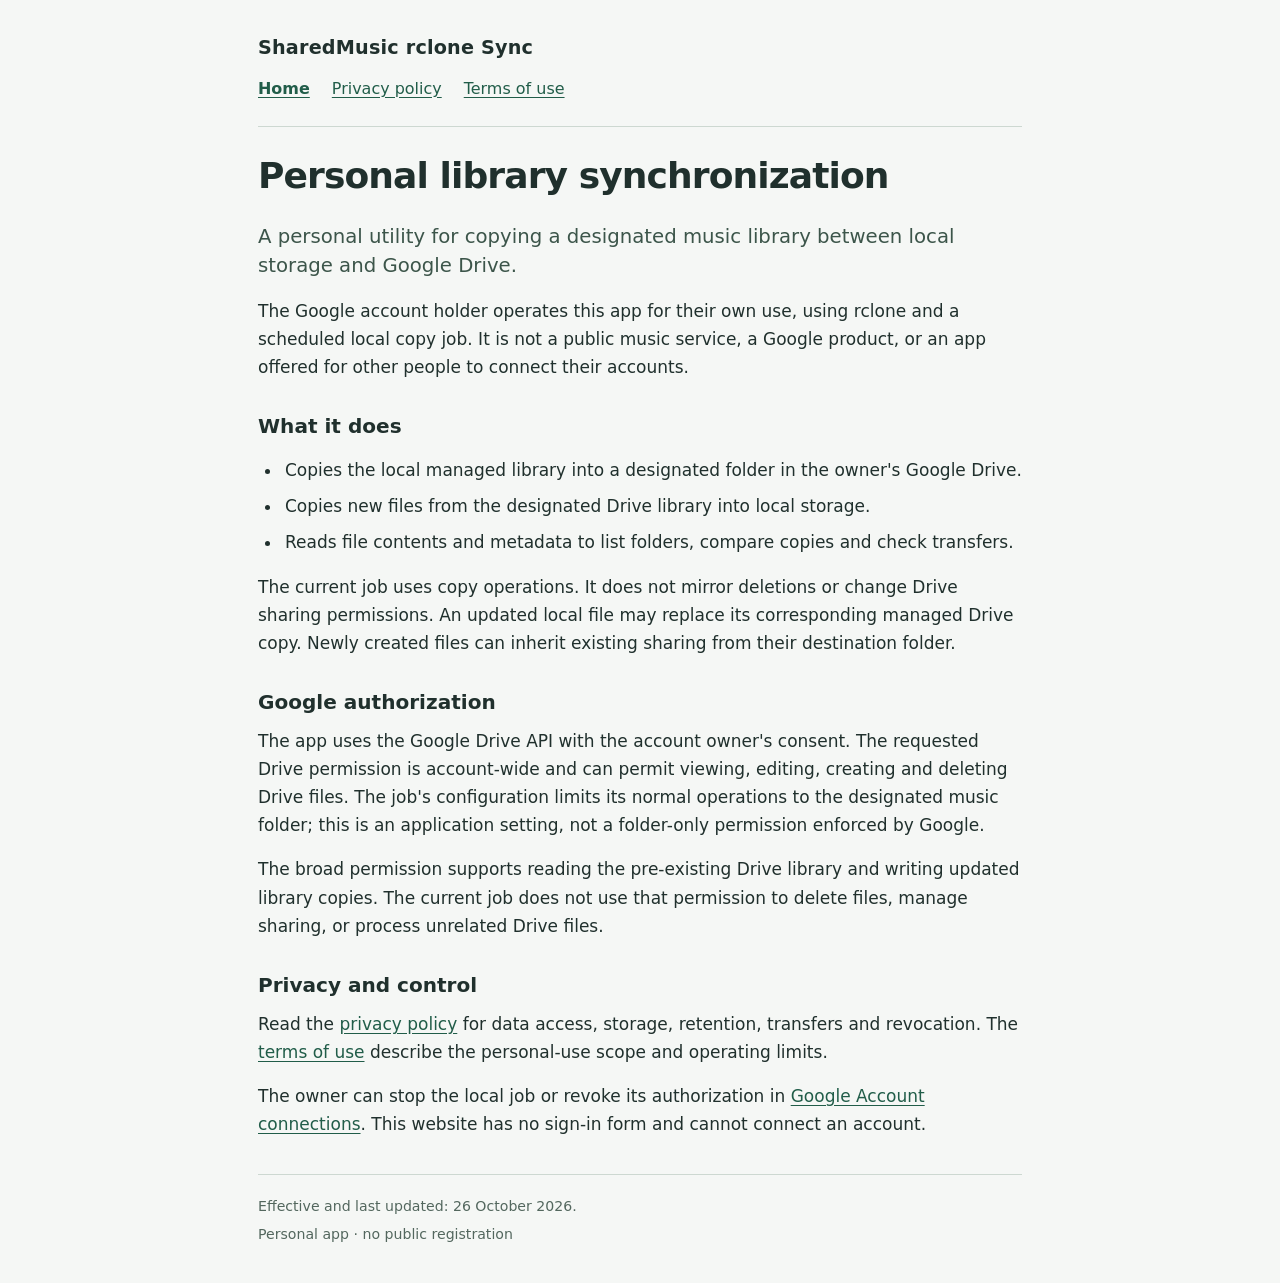
<file: index.html>
<!doctype html>
<html lang="en">
<head>
<meta charset="utf-8">
<meta name="viewport" content="width=device-width, initial-scale=1">
<meta name="robots" content="noindex, nofollow, noarchive, nosnippet">
<meta name="referrer" content="no-referrer">
<meta http-equiv="Content-Security-Policy" content="default-src 'none'; style-src 'self'; base-uri 'none'; form-action 'none'; object-src 'none'">
<meta name="description" content="Personal Google Drive file synchronization: purpose, privacy and operating terms.">
<title>Personal library synchronization | SharedMusic rclone Sync</title>
<link rel="stylesheet" href="style.css">
</head>
<body>
<a class="skip" href="#main">Skip to content</a>
<header><p class="brand">SharedMusic rclone Sync</p><nav aria-label="Main navigation"><a href="index.html" aria-current="page">Home</a><a href="privacy.html">Privacy policy</a><a href="terms.html">Terms of use</a></nav></header>
<main id="main"><h1>Personal library synchronization</h1>
<p class="lead">A personal utility for copying a designated music library between local storage and Google Drive.</p>
<p>The Google account holder operates this app for their own use, using rclone and a scheduled local copy job. It is not a public music service, a Google product, or an app offered for other people to connect their accounts.</p>
<h2>What it does</h2>
<ul><li>Copies the local managed library into a designated folder in the owner's Google Drive.</li><li>Copies new files from the designated Drive library into local storage.</li><li>Reads file contents and metadata to list folders, compare copies and check transfers.</li></ul>
<p>The current job uses copy operations. It does not mirror deletions or change Drive sharing permissions. An updated local file may replace its corresponding managed Drive copy. Newly created files can inherit existing sharing from their destination folder.</p>
<h2>Google authorization</h2>
<p>The app uses the Google Drive API with the account owner's consent. The requested Drive permission is account-wide and can permit viewing, editing, creating and deleting Drive files. The job's configuration limits its normal operations to the designated music folder; this is an application setting, not a folder-only permission enforced by Google.</p>
<p>The broad permission supports reading the pre-existing Drive library and writing updated library copies. The current job does not use that permission to delete files, manage sharing, or process unrelated Drive files.</p>
<h2>Privacy and control</h2>
<p>Read the <a href="privacy.html">privacy policy</a> for data access, storage, retention, transfers and revocation. The <a href="terms.html">terms of use</a> describe the personal-use scope and operating limits.</p>
<p>The owner can stop the local job or revoke its authorization in <a href="https://myaccount.google.com/connections" rel="noreferrer noopener">Google Account connections</a>. This website has no sign-in form and cannot connect an account.</p>
</main>
<footer><p>Effective and last updated: 26 October 2026.</p><p>Personal app · no public registration</p></footer>
</body></html>
</file>
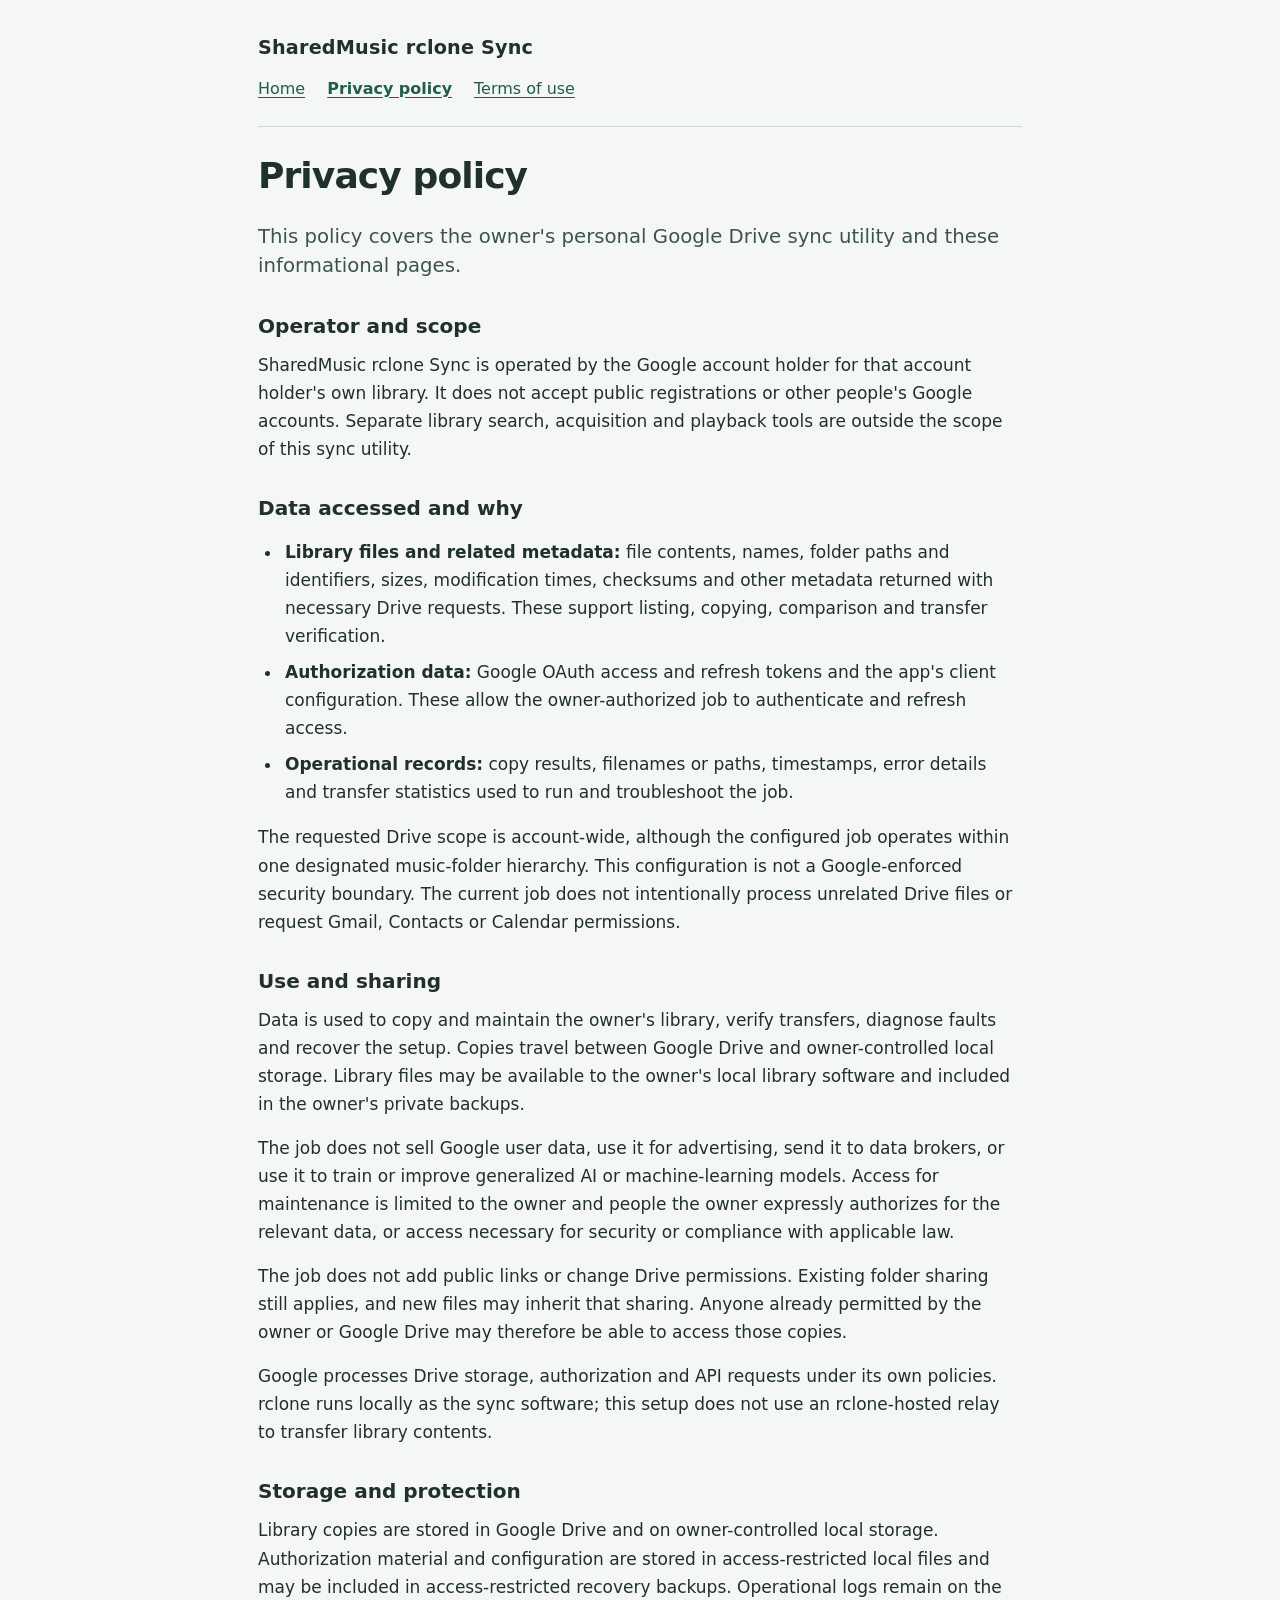
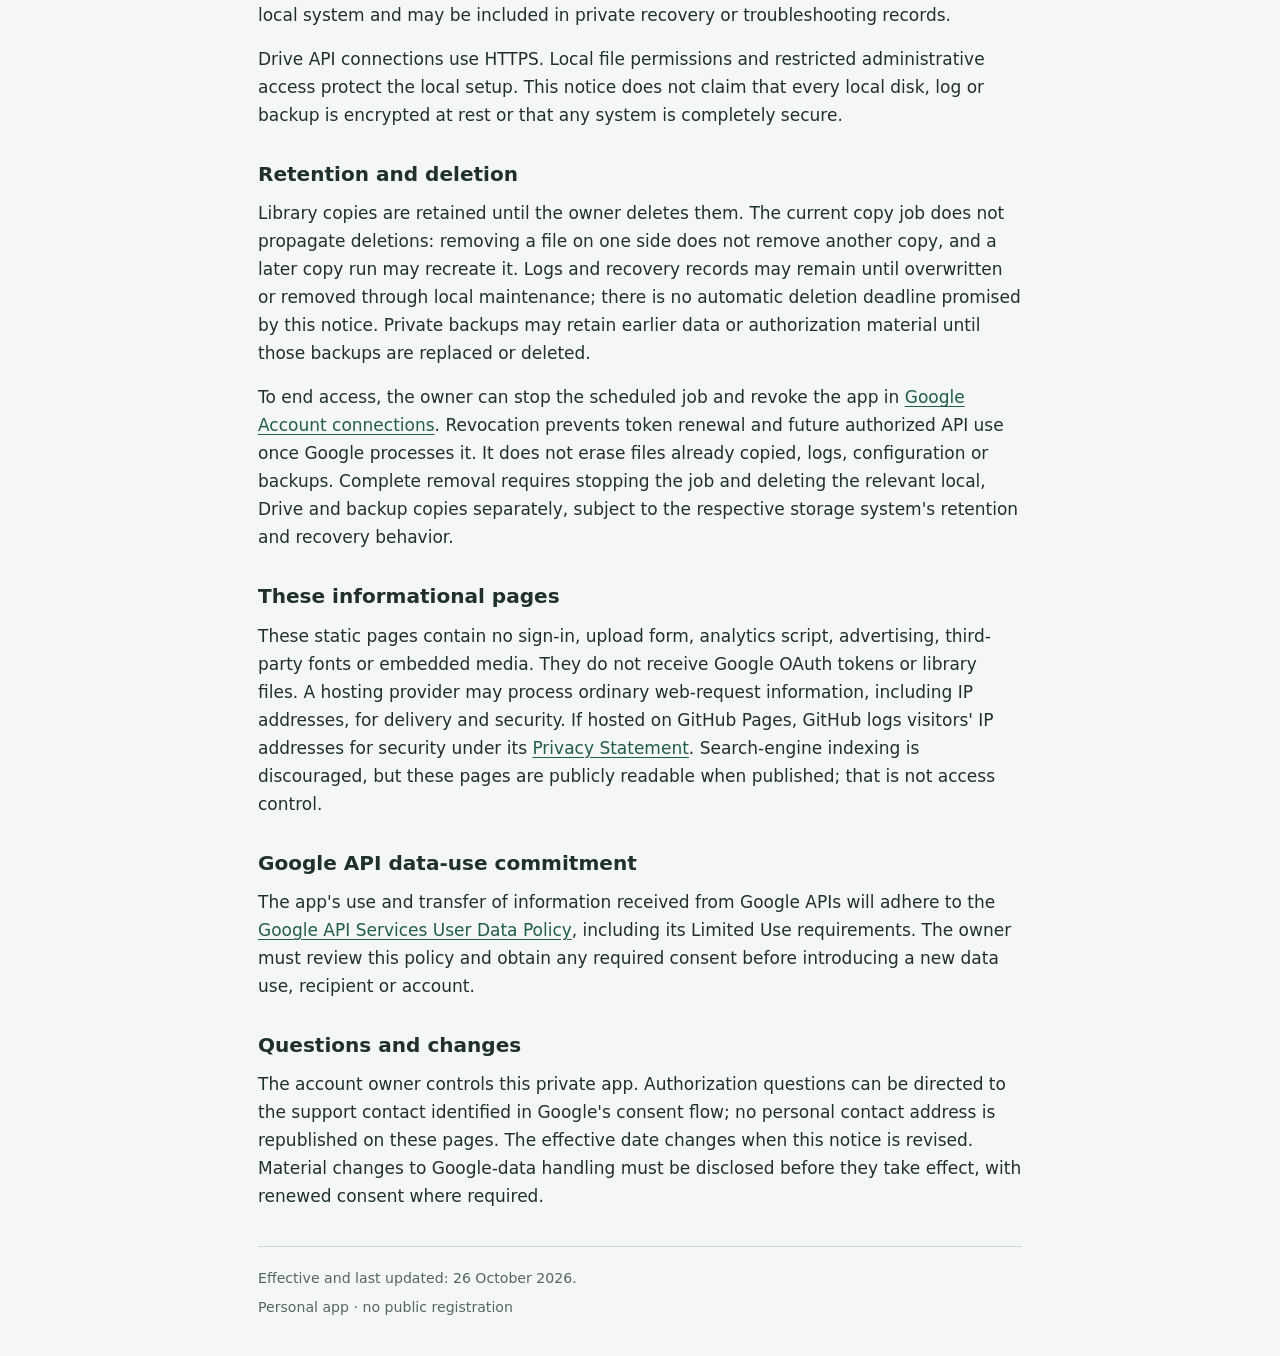
<file: privacy.html>
<!doctype html>
<html lang="en">
<head>
<meta charset="utf-8">
<meta name="viewport" content="width=device-width, initial-scale=1">
<meta name="robots" content="noindex, nofollow, noarchive, nosnippet">
<meta name="referrer" content="no-referrer">
<meta http-equiv="Content-Security-Policy" content="default-src 'none'; style-src 'self'; base-uri 'none'; form-action 'none'; object-src 'none'">
<meta name="description" content="Personal Google Drive file synchronization: purpose, privacy and operating terms.">
<title>Privacy policy | SharedMusic rclone Sync</title>
<link rel="stylesheet" href="style.css">
</head>
<body>
<a class="skip" href="#main">Skip to content</a>
<header><p class="brand">SharedMusic rclone Sync</p><nav aria-label="Main navigation"><a href="index.html">Home</a><a href="privacy.html" aria-current="page">Privacy policy</a><a href="terms.html">Terms of use</a></nav></header>
<main id="main"><h1>Privacy policy</h1>
<p class="lead">This policy covers the owner's personal Google Drive sync utility and these informational pages.</p>
<h2>Operator and scope</h2>
<p>SharedMusic rclone Sync is operated by the Google account holder for that account holder's own library. It does not accept public registrations or other people's Google accounts. Separate library search, acquisition and playback tools are outside the scope of this sync utility.</p>
<h2>Data accessed and why</h2>
<ul><li><strong>Library files and related metadata:</strong> file contents, names, folder paths and identifiers, sizes, modification times, checksums and other metadata returned with necessary Drive requests. These support listing, copying, comparison and transfer verification.</li><li><strong>Authorization data:</strong> Google OAuth access and refresh tokens and the app's client configuration. These allow the owner-authorized job to authenticate and refresh access.</li><li><strong>Operational records:</strong> copy results, filenames or paths, timestamps, error details and transfer statistics used to run and troubleshoot the job.</li></ul>
<p>The requested Drive scope is account-wide, although the configured job operates within one designated music-folder hierarchy. This configuration is not a Google-enforced security boundary. The current job does not intentionally process unrelated Drive files or request Gmail, Contacts or Calendar permissions.</p>
<h2>Use and sharing</h2>
<p>Data is used to copy and maintain the owner's library, verify transfers, diagnose faults and recover the setup. Copies travel between Google Drive and owner-controlled local storage. Library files may be available to the owner's local library software and included in the owner's private backups.</p>
<p>The job does not sell Google user data, use it for advertising, send it to data brokers, or use it to train or improve generalized AI or machine-learning models. Access for maintenance is limited to the owner and people the owner expressly authorizes for the relevant data, or access necessary for security or compliance with applicable law.</p>
<p>The job does not add public links or change Drive permissions. Existing folder sharing still applies, and new files may inherit that sharing. Anyone already permitted by the owner or Google Drive may therefore be able to access those copies.</p>
<p>Google processes Drive storage, authorization and API requests under its own policies. rclone runs locally as the sync software; this setup does not use an rclone-hosted relay to transfer library contents.</p>
<h2>Storage and protection</h2>
<p>Library copies are stored in Google Drive and on owner-controlled local storage. Authorization material and configuration are stored in access-restricted local files and may be included in access-restricted recovery backups. Operational logs remain on the local system and may be included in private recovery or troubleshooting records.</p>
<p>Drive API connections use HTTPS. Local file permissions and restricted administrative access protect the local setup. This notice does not claim that every local disk, log or backup is encrypted at rest or that any system is completely secure.</p>
<h2>Retention and deletion</h2>
<p>Library copies are retained until the owner deletes them. The current copy job does not propagate deletions: removing a file on one side does not remove another copy, and a later copy run may recreate it. Logs and recovery records may remain until overwritten or removed through local maintenance; there is no automatic deletion deadline promised by this notice. Private backups may retain earlier data or authorization material until those backups are replaced or deleted.</p>
<p>To end access, the owner can stop the scheduled job and revoke the app in <a href="https://myaccount.google.com/connections" rel="noreferrer noopener">Google Account connections</a>. Revocation prevents token renewal and future authorized API use once Google processes it. It does not erase files already copied, logs, configuration or backups. Complete removal requires stopping the job and deleting the relevant local, Drive and backup copies separately, subject to the respective storage system's retention and recovery behavior.</p>
<h2>These informational pages</h2>
<p>These static pages contain no sign-in, upload form, analytics script, advertising, third-party fonts or embedded media. They do not receive Google OAuth tokens or library files. A hosting provider may process ordinary web-request information, including IP addresses, for delivery and security. If hosted on GitHub Pages, GitHub logs visitors' IP addresses for security under its <a href="https://docs.github.com/en/site-policy/privacy-policies/github-general-privacy-statement" rel="noreferrer noopener">Privacy Statement</a>. Search-engine indexing is discouraged, but these pages are publicly readable when published; that is not access control.</p>
<h2>Google API data-use commitment</h2>
<p>The app's use and transfer of information received from Google APIs will adhere to the <a href="https://developers.google.com/terms/api-services-user-data-policy" rel="noreferrer noopener">Google API Services User Data Policy</a>, including its Limited Use requirements. The owner must review this policy and obtain any required consent before introducing a new data use, recipient or account.</p>
<h2>Questions and changes</h2>
<p>The account owner controls this private app. Authorization questions can be directed to the support contact identified in Google's consent flow; no personal contact address is republished on these pages. The effective date changes when this notice is revised. Material changes to Google-data handling must be disclosed before they take effect, with renewed consent where required.</p>
</main>
<footer><p>Effective and last updated: 26 October 2026.</p><p>Personal app · no public registration</p></footer>
</body></html>
</file>
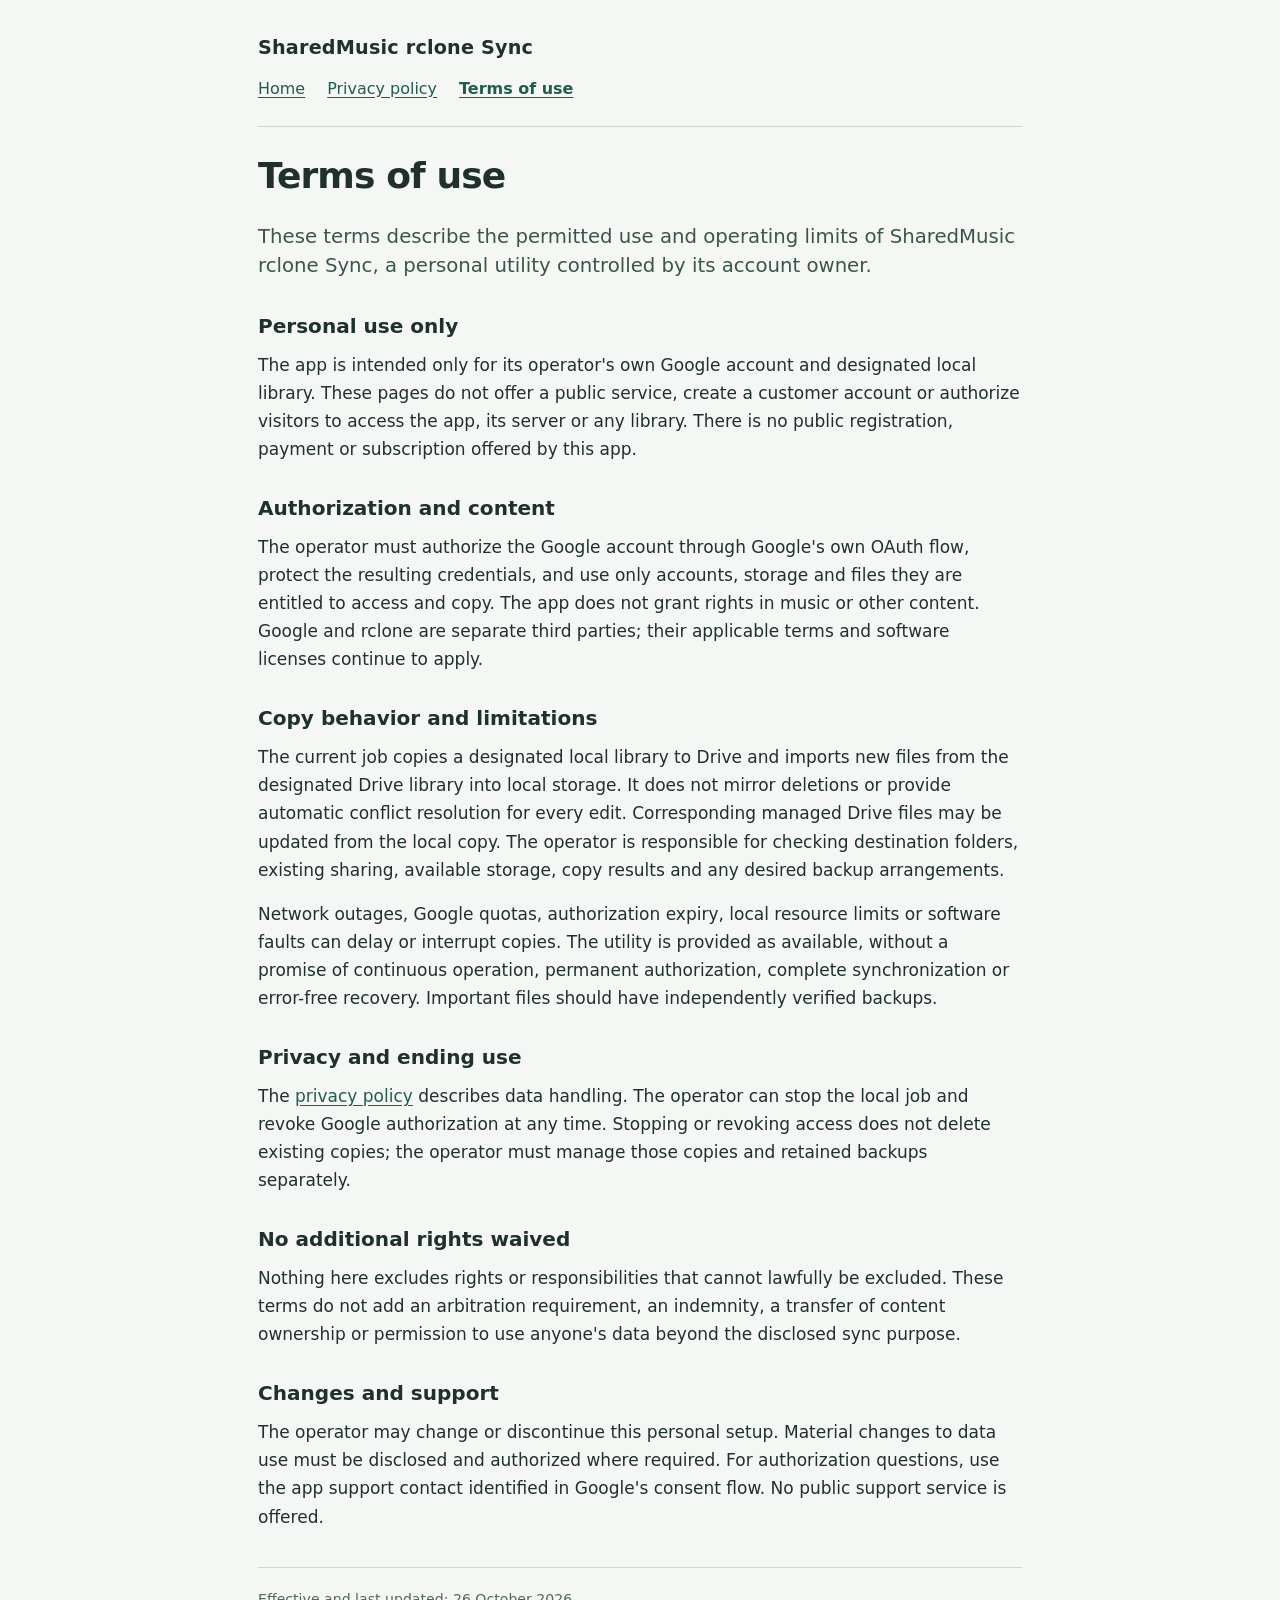
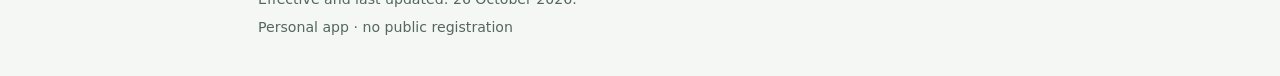
<file: terms.html>
<!doctype html>
<html lang="en">
<head>
<meta charset="utf-8">
<meta name="viewport" content="width=device-width, initial-scale=1">
<meta name="robots" content="noindex, nofollow, noarchive, nosnippet">
<meta name="referrer" content="no-referrer">
<meta http-equiv="Content-Security-Policy" content="default-src 'none'; style-src 'self'; base-uri 'none'; form-action 'none'; object-src 'none'">
<meta name="description" content="Personal Google Drive file synchronization: purpose, privacy and operating terms.">
<title>Terms of use | SharedMusic rclone Sync</title>
<link rel="stylesheet" href="style.css">
</head>
<body>
<a class="skip" href="#main">Skip to content</a>
<header><p class="brand">SharedMusic rclone Sync</p><nav aria-label="Main navigation"><a href="index.html">Home</a><a href="privacy.html">Privacy policy</a><a href="terms.html" aria-current="page">Terms of use</a></nav></header>
<main id="main"><h1>Terms of use</h1>
<p class="lead">These terms describe the permitted use and operating limits of SharedMusic rclone Sync, a personal utility controlled by its account owner.</p>
<h2>Personal use only</h2>
<p>The app is intended only for its operator's own Google account and designated local library. These pages do not offer a public service, create a customer account or authorize visitors to access the app, its server or any library. There is no public registration, payment or subscription offered by this app.</p>
<h2>Authorization and content</h2>
<p>The operator must authorize the Google account through Google's own OAuth flow, protect the resulting credentials, and use only accounts, storage and files they are entitled to access and copy. The app does not grant rights in music or other content. Google and rclone are separate third parties; their applicable terms and software licenses continue to apply.</p>
<h2>Copy behavior and limitations</h2>
<p>The current job copies a designated local library to Drive and imports new files from the designated Drive library into local storage. It does not mirror deletions or provide automatic conflict resolution for every edit. Corresponding managed Drive files may be updated from the local copy. The operator is responsible for checking destination folders, existing sharing, available storage, copy results and any desired backup arrangements.</p>
<p>Network outages, Google quotas, authorization expiry, local resource limits or software faults can delay or interrupt copies. The utility is provided as available, without a promise of continuous operation, permanent authorization, complete synchronization or error-free recovery. Important files should have independently verified backups.</p>
<h2>Privacy and ending use</h2>
<p>The <a href="privacy.html">privacy policy</a> describes data handling. The operator can stop the local job and revoke Google authorization at any time. Stopping or revoking access does not delete existing copies; the operator must manage those copies and retained backups separately.</p>
<h2>No additional rights waived</h2>
<p>Nothing here excludes rights or responsibilities that cannot lawfully be excluded. These terms do not add an arbitration requirement, an indemnity, a transfer of content ownership or permission to use anyone's data beyond the disclosed sync purpose.</p>
<h2>Changes and support</h2>
<p>The operator may change or discontinue this personal setup. Material changes to data use must be disclosed and authorized where required. For authorization questions, use the app support contact identified in Google's consent flow. No public support service is offered.</p>
</main>
<footer><p>Effective and last updated: 26 October 2026.</p><p>Personal app · no public registration</p></footer>
</body></html>
</file>
<file: style.css>
:root{color-scheme:light;font-family:system-ui,-apple-system,BlinkMacSystemFont,"Segoe UI",sans-serif;color:#20302d;background:#f5f7f5;line-height:1.65;font-size:17px}
*{box-sizing:border-box}body{max-width:820px;margin:0 auto;padding:0 28px}header{padding:32px 0 24px;border-bottom:1px solid #cdd8d1}.brand{font-weight:720;font-size:1.13rem;letter-spacing:.01em;margin:0 0 12px}nav{display:flex;gap:22px;flex-wrap:wrap}a{color:#215d49;text-underline-offset:.2em}nav a{font-size:.94rem}nav a[aria-current=page]{font-weight:700}main{padding:28px 0 20px}h1{font-size:2.12rem;line-height:1.18;letter-spacing:-.025em;margin:0 0 24px;max-width:650px}h2{font-size:1.18rem;line-height:1.3;margin:32px 0 12px}p{margin:0 0 16px}.lead{font-size:1.16rem;line-height:1.5;color:#3c554a}ul{padding-left:24px}li{padding-left:3px;margin:8px 0}footer{border-top:1px solid #cdd8d1;padding:20px 0 32px;color:#53675e;font-size:.83rem}footer p{margin:0 0 5px}.skip{position:absolute;left:-9999px}.skip:focus{position:static;display:block;padding:8px}a:focus-visible{outline:3px solid #927226;outline-offset:4px}@media(max-width:520px){body{padding:0 20px}header{padding-top:24px}h1{font-size:1.8rem}nav{gap:16px}}@media print{body{max-width:none;background:white;font-size:11pt}.skip{display:none}header,footer{padding:12px 0}main{padding:20px 0}h1{font-size:24pt}h2{break-after:avoid}p,li{orphans:3;widows:3}}
</file>
